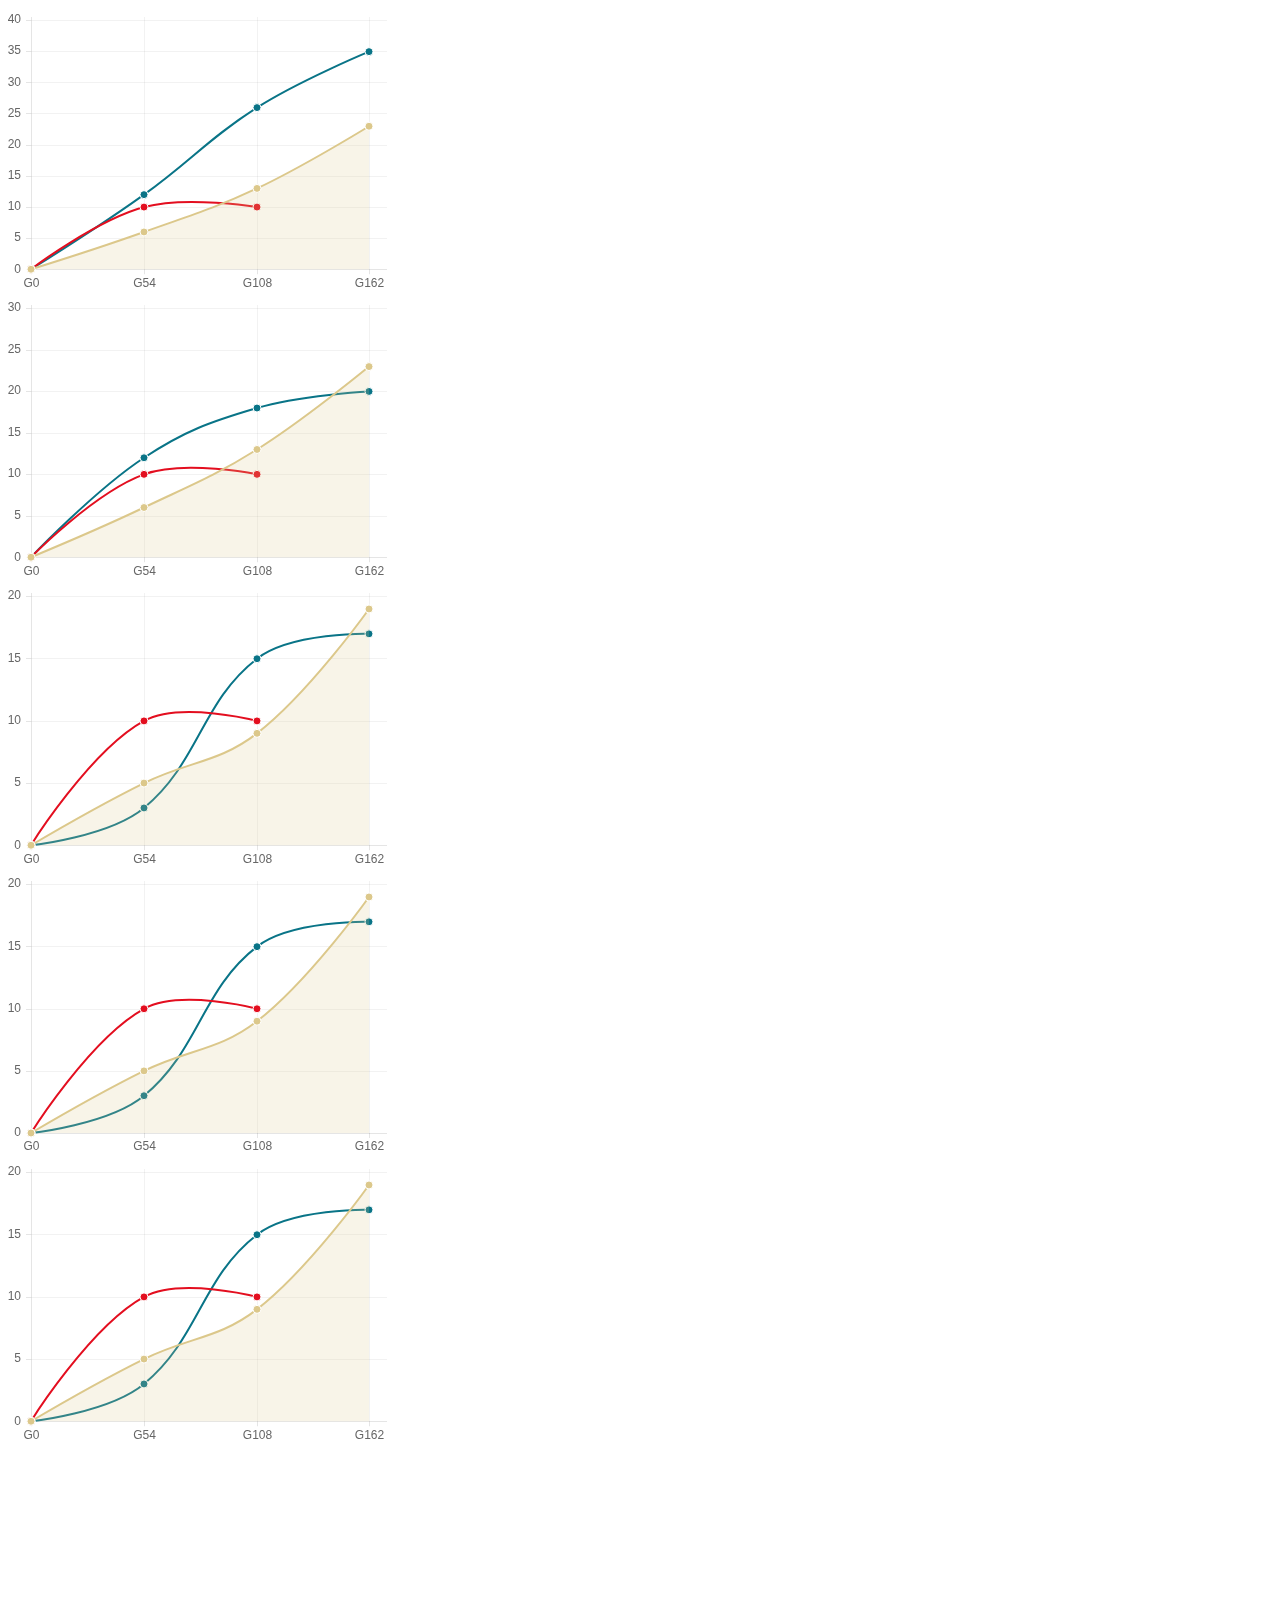
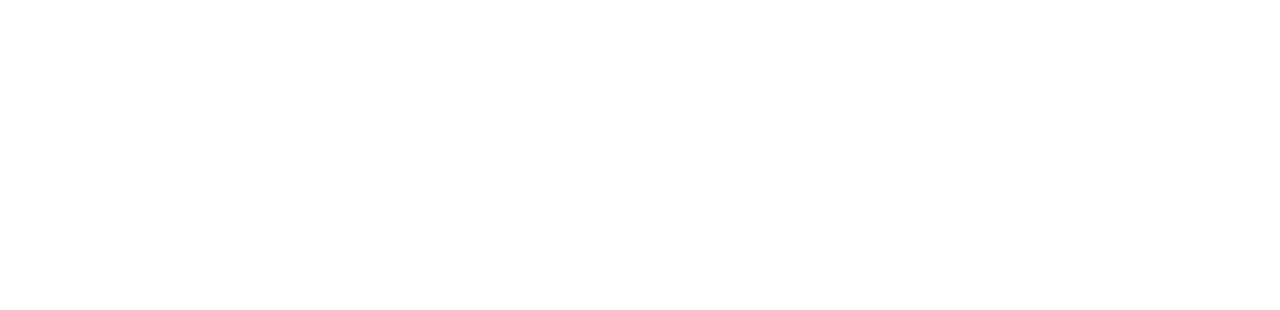
<file: line.html>
<!doctype html>
<html>
	<head>
		<title>Line Chart</title>
		<script src="js/chartjs/Chart.js"></script>
		<script src="home_run.js"></script>
	</head>
	<body>
		<div style="width:30%">
			<div>
				<canvas id="chart1" height="450" width="600"></canvas>
			</div>
		</div>
		<div style="width:30%">
			<div>
				<canvas id="chart2" height="450" width="600"></canvas>
			</div>
		</div>
		<div style="width:30%">
			<div>
				<canvas id="chart3" height="450" width="600"></canvas>
			</div>
		</div>
		<div style="width:30%">
			<div>
				<canvas id="chart4" height="450" width="600"></canvas>
			</div>
		</div>
		<div style="width:30%">
			<div>
				<canvas id="chart5" height="450" width="600"></canvas>
			</div>
		</div>
		<div style="width:30%">
			<div>
				<canvas id="chart6" height="450" width="600"></canvas>
			</div>
		</div>



	
	</body>
</html>
</file>
